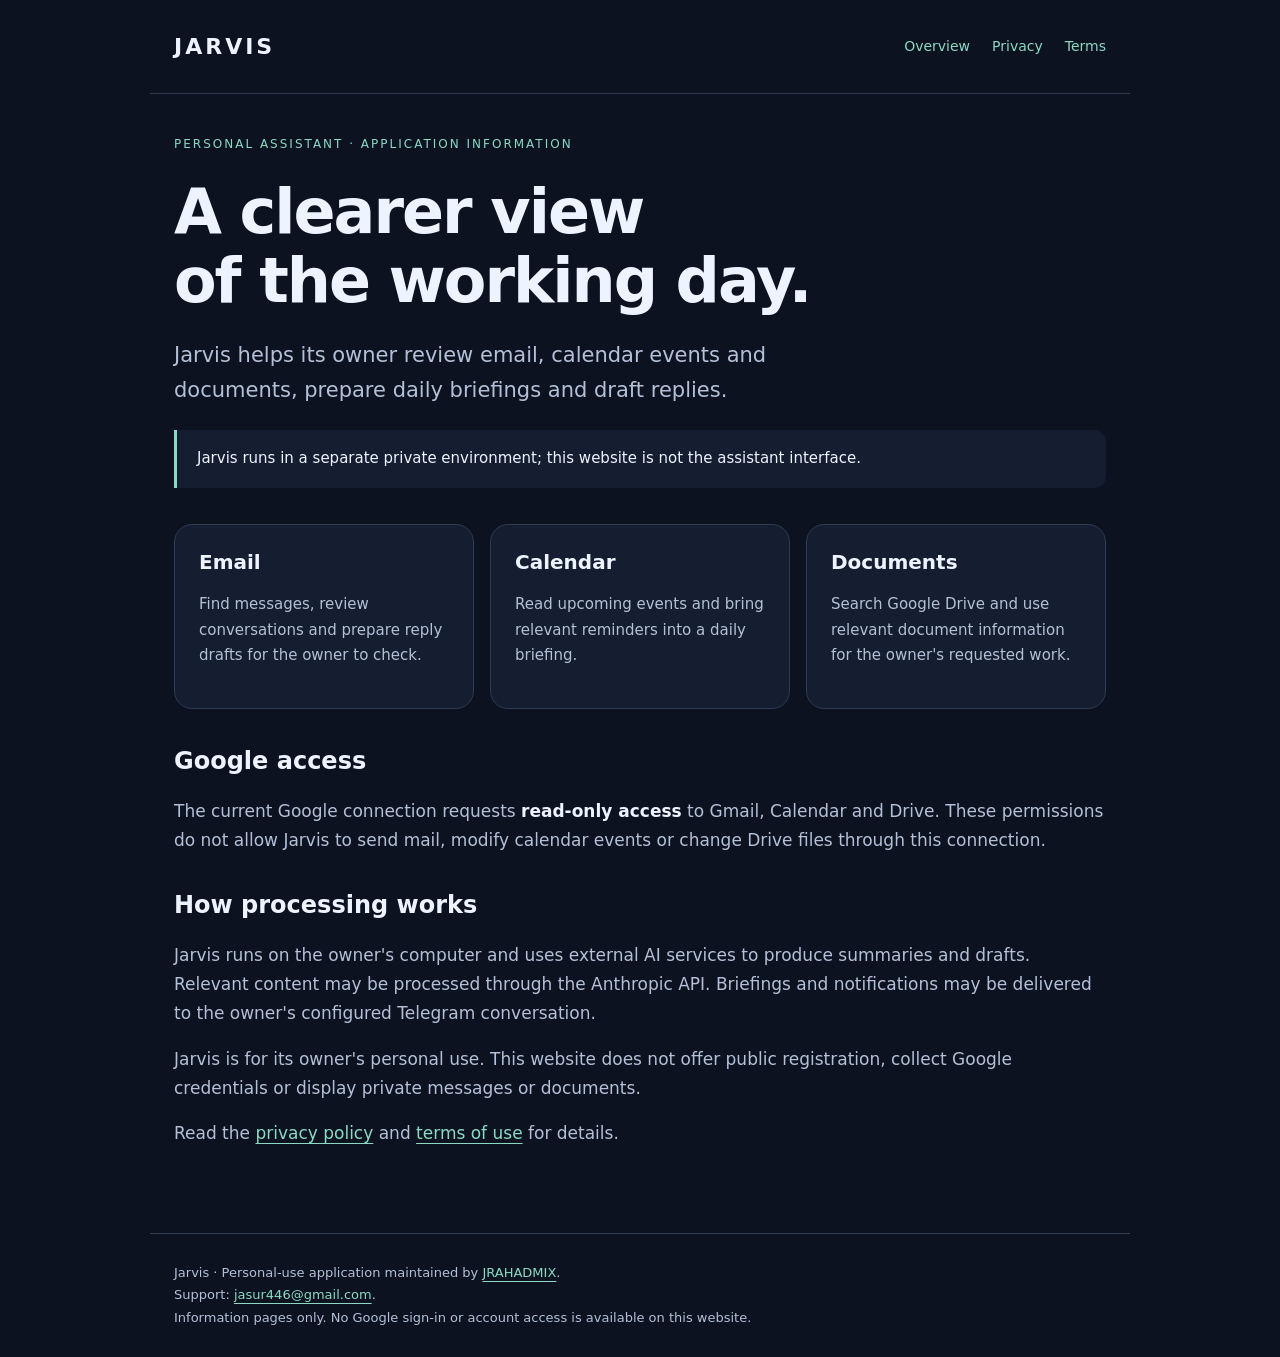
<file: index.html>
<!doctype html>
<html lang="en"><head><meta charset="utf-8"><meta name="viewport" content="width=device-width,initial-scale=1"><meta name="description" content="Jarvis personal assistant — application information and Google data access disclosures."><title>Personal assistant · Jarvis</title><link rel="stylesheet" href="styles.css"></head>
<body><header><a class="brand" href="index.html">JARVIS</a><nav aria-label="Main navigation"><a href="index.html">Overview</a><a href="privacy.html">Privacy</a><a href="terms.html">Terms</a></nav></header>
<main><p class="eyebrow">Personal assistant · Application information</p><h1>A clearer view<br>of the working day.</h1><p class="lead">Jarvis helps its owner review email, calendar events and documents, prepare daily briefings and draft replies.</p><div class="notice">Jarvis runs in a separate private environment; this website is not the assistant interface.</div><div class="grid"><section class="card"><h2>Email</h2><p>Find messages, review conversations and prepare reply drafts for the owner to check.</p></section><section class="card"><h2>Calendar</h2><p>Read upcoming events and bring relevant reminders into a daily briefing.</p></section><section class="card"><h2>Documents</h2><p>Search Google Drive and use relevant document information for the owner's requested work.</p></section></div><h2>Google access</h2><p>The current Google connection requests <strong>read-only access</strong> to Gmail, Calendar and Drive. These permissions do not allow Jarvis to send mail, modify calendar events or change Drive files through this connection.</p><h2>How processing works</h2><p>Jarvis runs on the owner's computer and uses external AI services to produce summaries and drafts. Relevant content may be processed through the Anthropic API. Briefings and notifications may be delivered to the owner's configured Telegram conversation.</p><p>Jarvis is for its owner's personal use. This website does not offer public registration, collect Google credentials or display private messages or documents.</p><p>Read the <a href="privacy.html">privacy policy</a> and <a href="terms.html">terms of use</a> for details.</p></main><footer>Jarvis · Personal-use application maintained by <a href="https://github.com/JRAHADMIX">JRAHADMIX</a>.<br>Support: <a href="mailto:jasur446@gmail.com">jasur446@gmail.com</a>.<br>Information pages only. No Google sign-in or account access is available on this website.</footer></body></html>
</file>
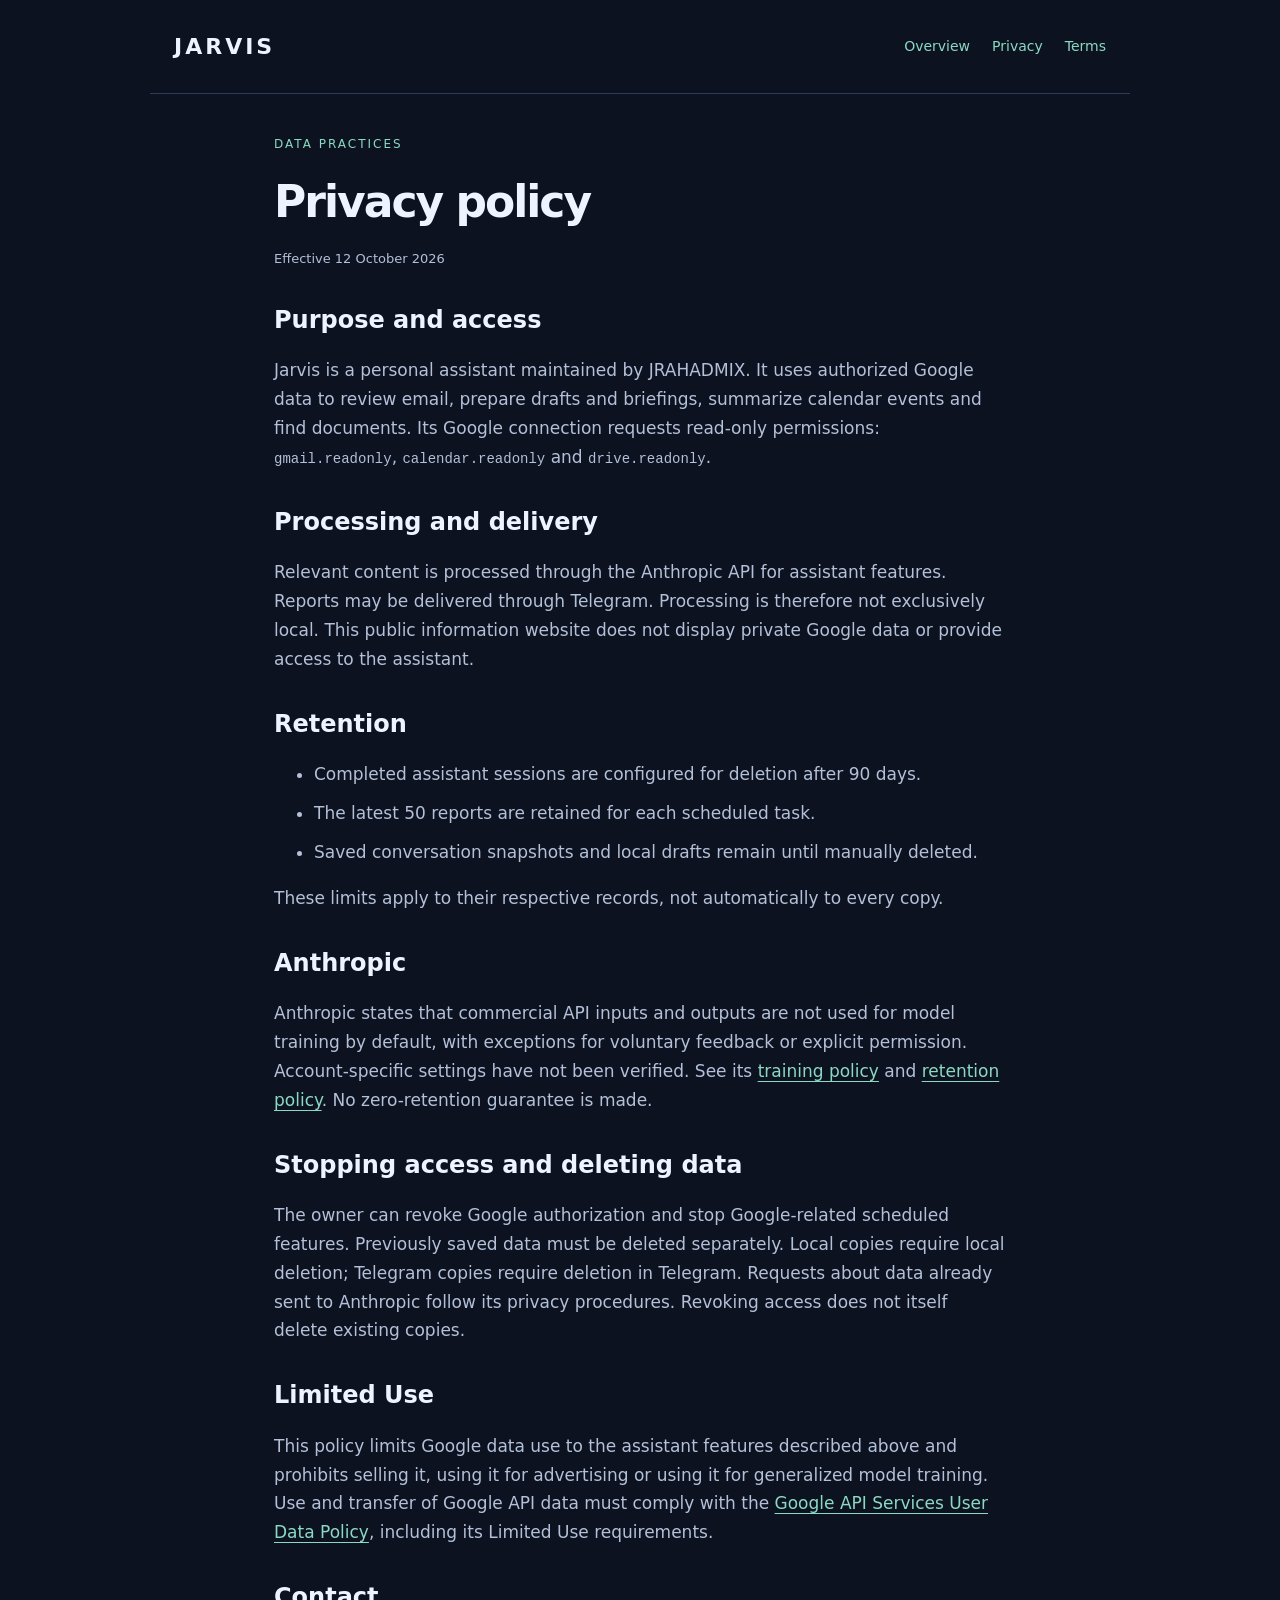
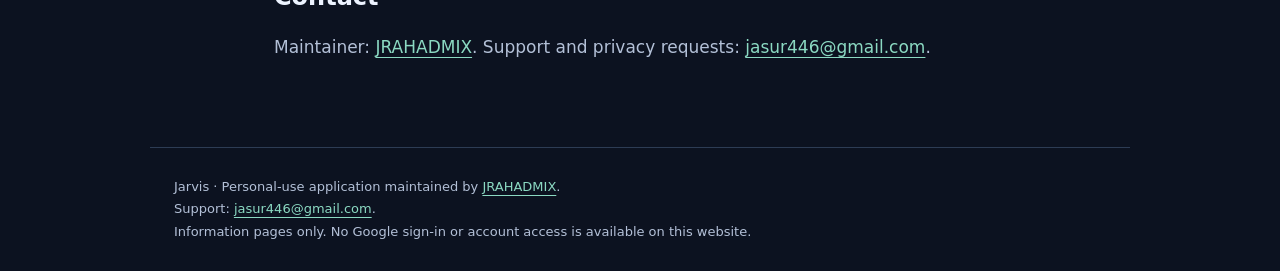
<file: privacy.html>
<!doctype html>
<html lang="en"><head><meta charset="utf-8"><meta name="viewport" content="width=device-width,initial-scale=1"><meta name="description" content="Jarvis personal assistant — application information and Google data access disclosures."><title>Privacy policy · Jarvis</title><link rel="stylesheet" href="styles.css"></head>
<body><header><a class="brand" href="index.html">JARVIS</a><nav aria-label="Main navigation"><a href="index.html">Overview</a><a href="privacy.html">Privacy</a><a href="terms.html">Terms</a></nav></header>
<main class="document">
<p class="eyebrow">Data practices</p><h1>Privacy policy</h1>
<p class="meta">Effective 12 October 2026</p>
<h2>Purpose and access</h2>
<p>Jarvis is a personal assistant maintained by JRAHADMIX. It uses authorized Google data to review email, prepare drafts and briefings, summarize calendar events and find documents. Its Google connection requests read-only permissions: <code>gmail.readonly</code>, <code>calendar.readonly</code> and <code>drive.readonly</code>.</p>
<h2>Processing and delivery</h2>
<p>Relevant content is processed through the Anthropic API for assistant features. Reports may be delivered through Telegram. Processing is therefore not exclusively local. This public information website does not display private Google data or provide access to the assistant.</p>
<h2>Retention</h2>
<ul>
<li>Completed assistant sessions are configured for deletion after 90 days.</li>
<li>The latest 50 reports are retained for each scheduled task.</li>
<li>Saved conversation snapshots and local drafts remain until manually deleted.</li>
</ul>
<p>These limits apply to their respective records, not automatically to every copy.</p>
<h2>Anthropic</h2>
<p>Anthropic states that commercial API inputs and outputs are not used for model training by default, with exceptions for voluntary feedback or explicit permission. Account-specific settings have not been verified. See its <a href="https://privacy.claude.com/en/articles/7996868-is-my-data-used-for-model-training">training policy</a> and <a href="https://privacy.claude.com/en/articles/7996866-how-long-do-you-store-my-organization-s-data">retention policy</a>. No zero-retention guarantee is made.</p>
<h2>Stopping access and deleting data</h2>
<p>The owner can revoke Google authorization and stop Google-related scheduled features. Previously saved data must be deleted separately. Local copies require local deletion; Telegram copies require deletion in Telegram. Requests about data already sent to Anthropic follow its privacy procedures. Revoking access does not itself delete existing copies.</p>
<h2>Limited Use</h2>
<p>This policy limits Google data use to the assistant features described above and prohibits selling it, using it for advertising or using it for generalized model training. Use and transfer of Google API data must comply with the <a href="https://developers.google.com/terms/api-services-user-data-policy">Google API Services User Data Policy</a>, including its Limited Use requirements.</p>
<h2>Contact</h2>
<p>Maintainer: <a href="https://github.com/JRAHADMIX">JRAHADMIX</a>. Support and privacy requests: <a href="mailto:jasur446@gmail.com">jasur446@gmail.com</a>.</p>
</main><footer>Jarvis · Personal-use application maintained by <a href="https://github.com/JRAHADMIX">JRAHADMIX</a>.<br>Support: <a href="mailto:jasur446@gmail.com">jasur446@gmail.com</a>.<br>Information pages only. No Google sign-in or account access is available on this website.</footer></body></html>
</file>
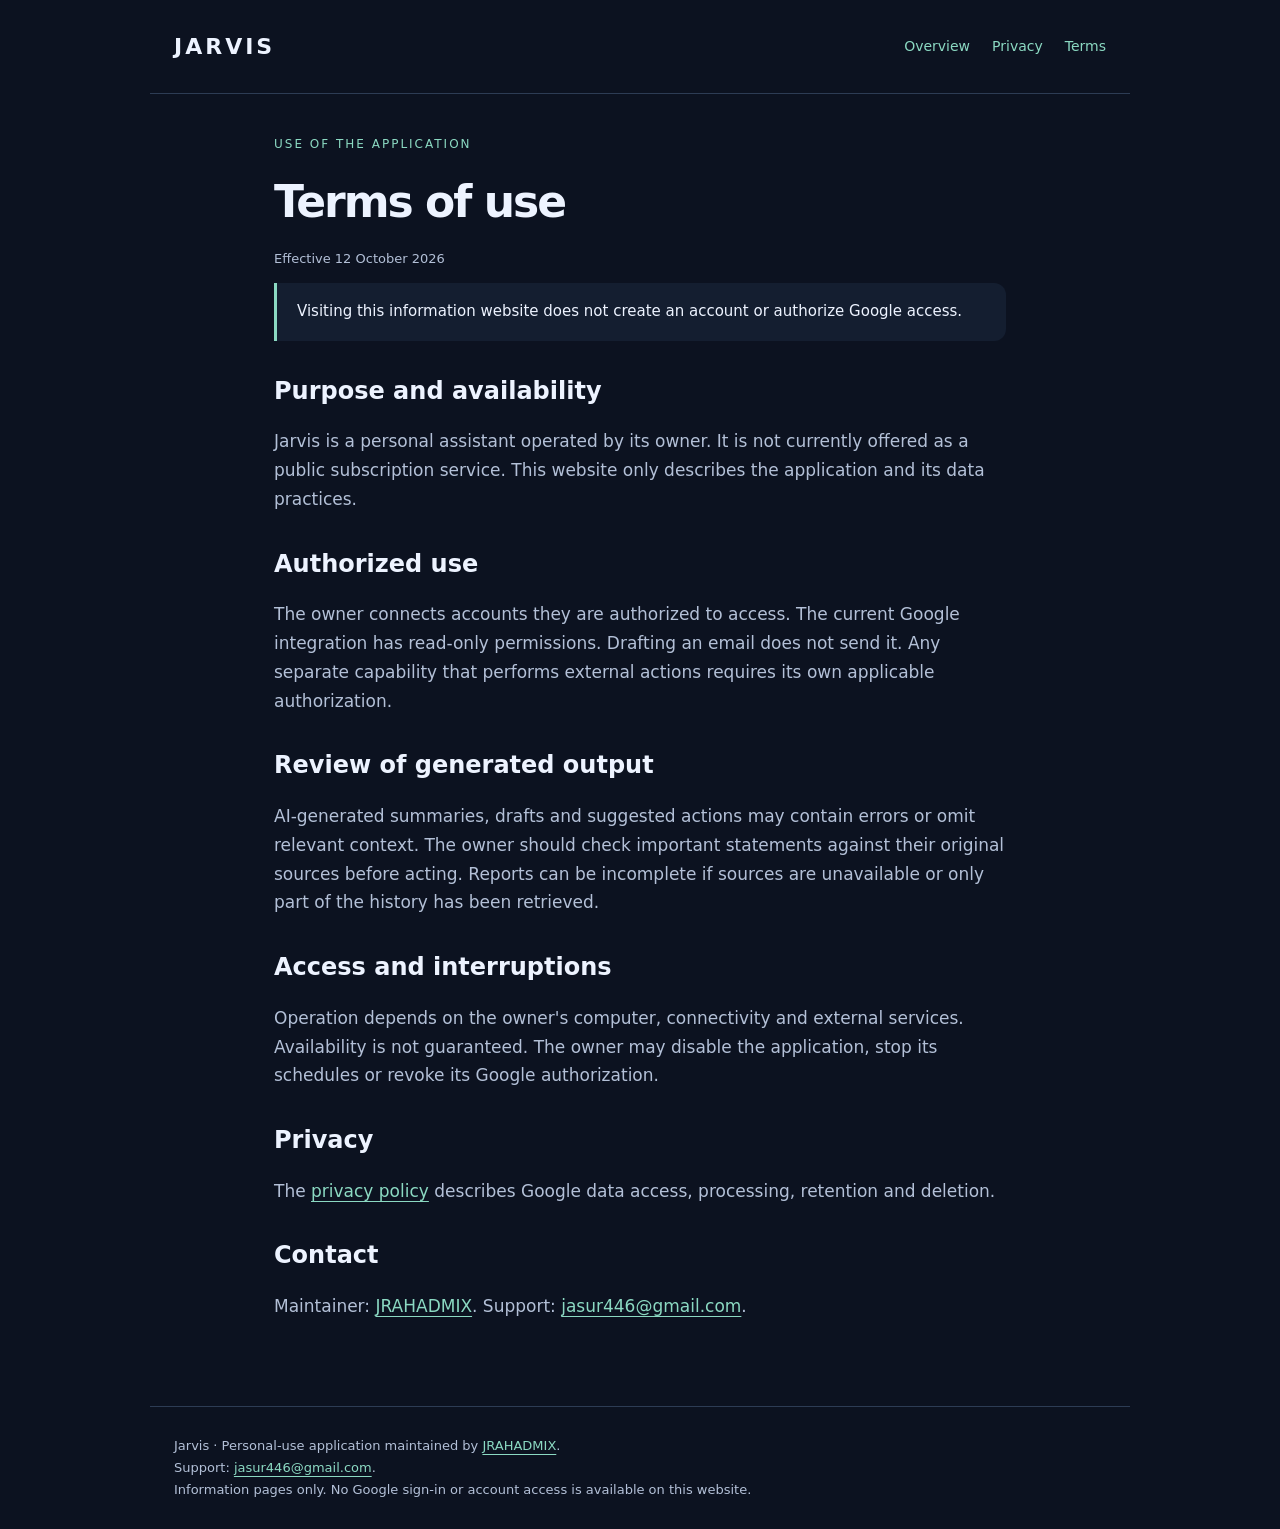
<file: terms.html>
<!doctype html>
<html lang="en"><head><meta charset="utf-8"><meta name="viewport" content="width=device-width,initial-scale=1"><meta name="description" content="Jarvis personal assistant — application information and Google data access disclosures."><title>Terms of use · Jarvis</title><link rel="stylesheet" href="styles.css"></head>
<body><header><a class="brand" href="index.html">JARVIS</a><nav aria-label="Main navigation"><a href="index.html">Overview</a><a href="privacy.html">Privacy</a><a href="terms.html">Terms</a></nav></header>
<main class="document"><p class="eyebrow">Use of the application</p><h1>Terms of use</h1><p class="meta">Effective 12 October 2026</p><div class="notice">Visiting this information website does not create an account or authorize Google access.</div><h2>Purpose and availability</h2><p>Jarvis is a personal assistant operated by its owner. It is not currently offered as a public subscription service. This website only describes the application and its data practices.</p><h2>Authorized use</h2><p>The owner connects accounts they are authorized to access. The current Google integration has read-only permissions. Drafting an email does not send it. Any separate capability that performs external actions requires its own applicable authorization.</p><h2>Review of generated output</h2><p>AI-generated summaries, drafts and suggested actions may contain errors or omit relevant context. The owner should check important statements against their original sources before acting. Reports can be incomplete if sources are unavailable or only part of the history has been retrieved.</p><h2>Access and interruptions</h2><p>Operation depends on the owner's computer, connectivity and external services. Availability is not guaranteed. The owner may disable the application, stop its schedules or revoke its Google authorization.</p><h2>Privacy</h2><p>The <a href="privacy.html">privacy policy</a> describes Google data access, processing, retention and deletion.</p><h2>Contact</h2><p>Maintainer: <a href="https://github.com/JRAHADMIX">JRAHADMIX</a>. Support: <a href="mailto:jasur446@gmail.com">jasur446@gmail.com</a>.</p></main><footer>Jarvis · Personal-use application maintained by <a href="https://github.com/JRAHADMIX">JRAHADMIX</a>.<br>Support: <a href="mailto:jasur446@gmail.com">jasur446@gmail.com</a>.<br>Information pages only. No Google sign-in or account access is available on this website.</footer></body></html>
</file>
<file: styles.css>
:root{color-scheme:dark;--bg:#0c1220;--panel:#141e30;--text:#edf3ff;--muted:#b3c0d7;--accent:#8bd9c2;--line:#2d3c54}*{box-sizing:border-box}body{margin:0;background:var(--bg);color:var(--text);font:17px/1.7 system-ui,-apple-system,BlinkMacSystemFont,"Segoe UI",sans-serif}a{color:var(--accent);text-underline-offset:4px}header,main,footer{max-width:980px;margin:auto;padding:28px 24px}header{display:flex;align-items:center;justify-content:space-between;gap:20px;border-bottom:1px solid var(--line)}nav{display:flex;gap:22px;flex-wrap:wrap}nav a{text-decoration:none;font-size:14px}.brand{font-size:22px;font-weight:750;letter-spacing:3px;color:var(--text);text-decoration:none}h1{font-size:clamp(36px,6vw,62px);line-height:1.12;letter-spacing:-2px;margin:22px 0}h2{font-size:24px;line-height:1.35;margin-top:34px}p,li{color:var(--muted)}strong{color:var(--text)}.eyebrow{color:var(--accent);font-size:12px;letter-spacing:2px;text-transform:uppercase}.lead{font-size:21px;max-width:700px}.grid{display:grid;grid-template-columns:repeat(3,1fr);gap:16px;margin:36px 0}.card{padding:24px;background:var(--panel);border:1px solid var(--line);border-radius:18px}.card h2{margin-top:0;font-size:20px}.card p{font-size:15px}.notice{padding:16px 20px;border-left:3px solid var(--accent);background:var(--panel);border-radius:0 12px 12px 0;font-size:15px}.document{max-width:780px}.document h1{font-size:44px}.meta,footer{font-size:13px;color:var(--muted)}footer{border-top:1px solid var(--line);margin-top:40px}code{overflow-wrap:anywhere;font-size:14px}li{margin-bottom:10px}:focus-visible{outline:3px solid var(--accent);outline-offset:5px}@media(max-width:650px){header{align-items:flex-start;flex-direction:column}.grid{grid-template-columns:1fr}header,main,footer{padding:22px 20px}.document h1{font-size:35px}nav{gap:16px}}
</file>
